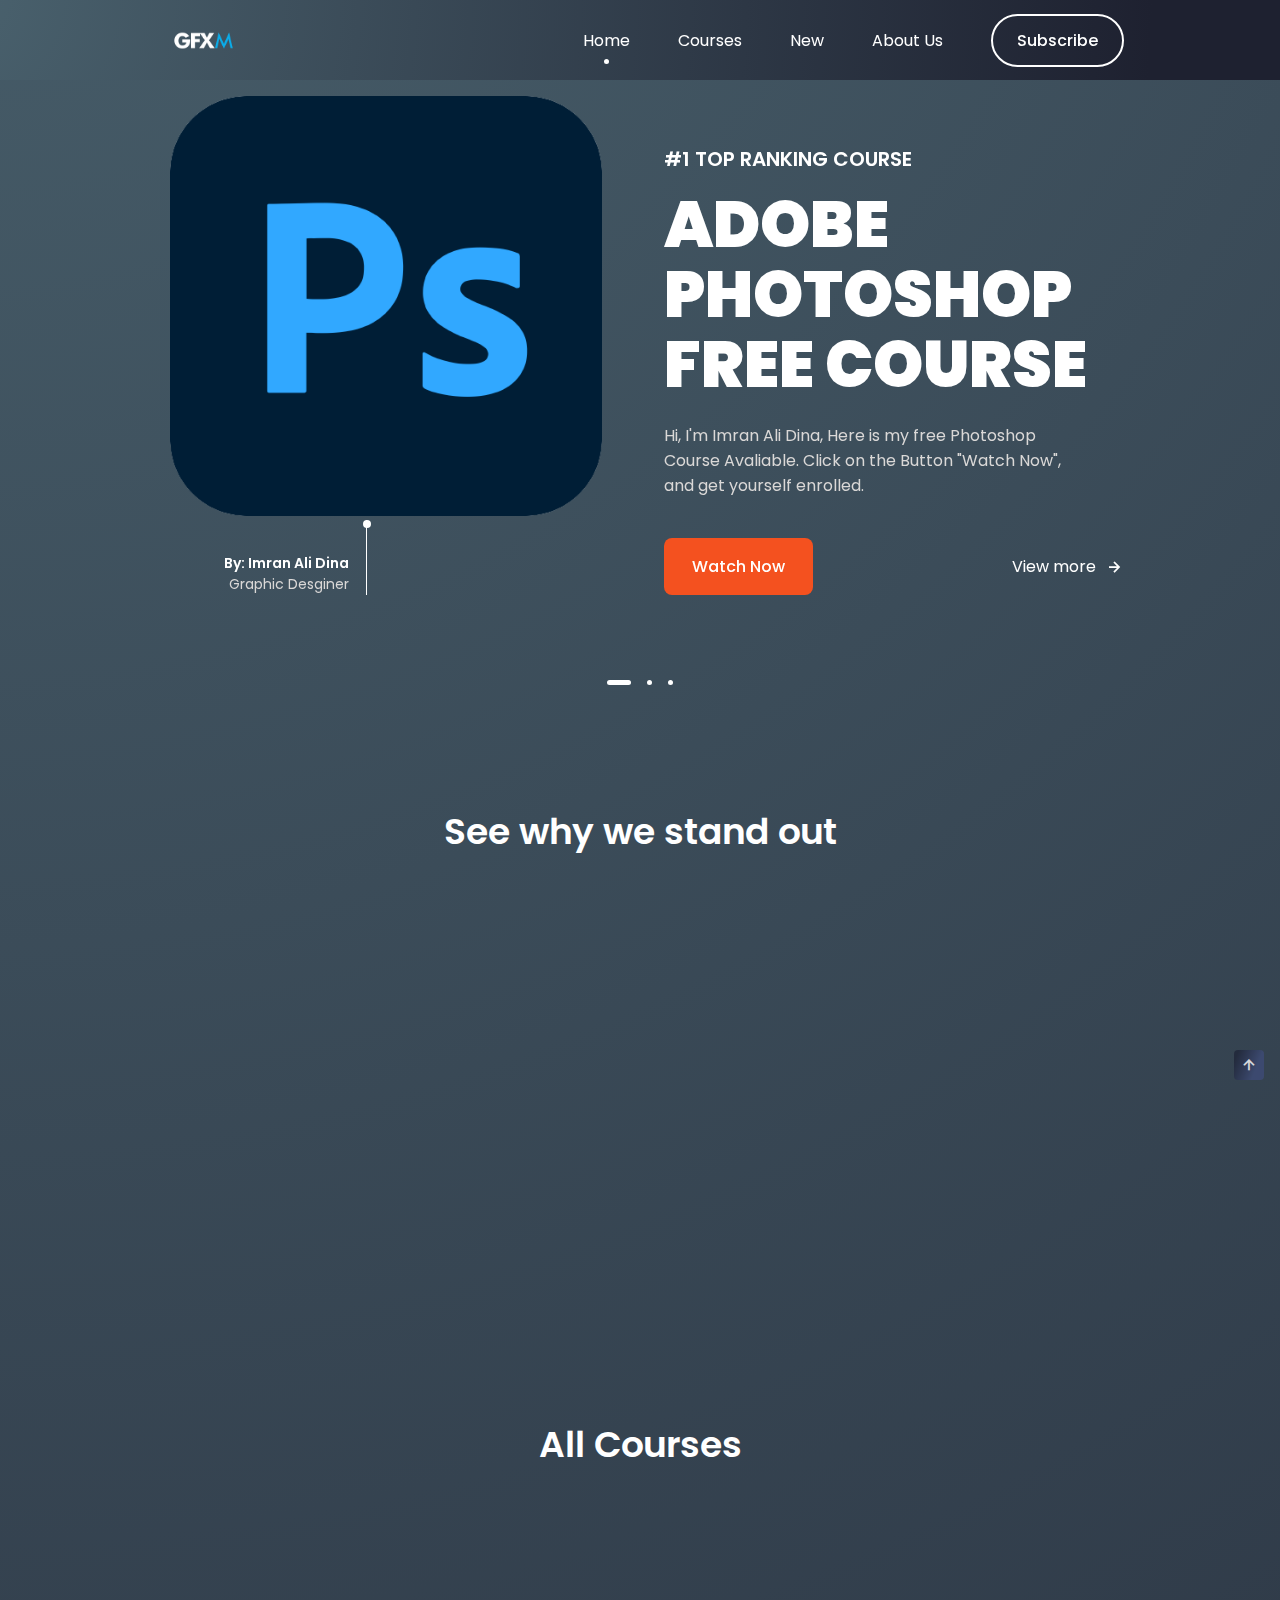
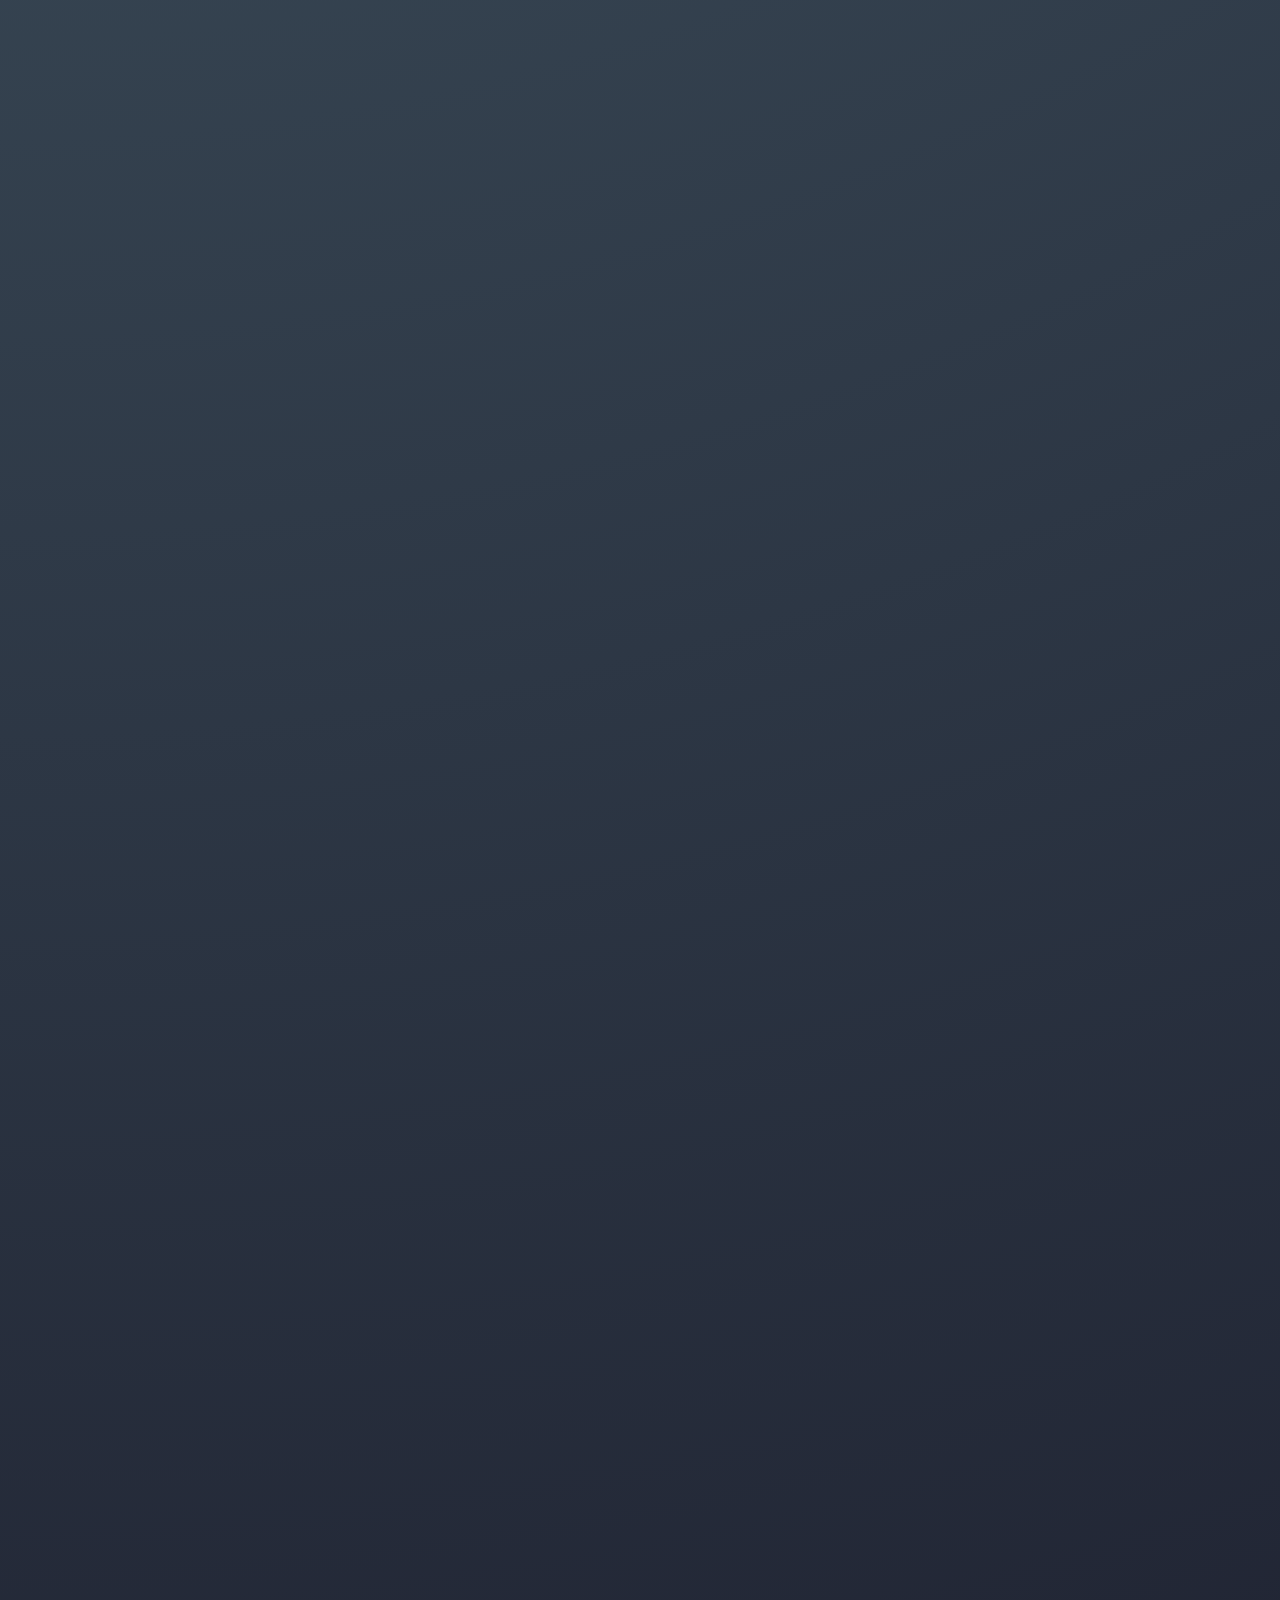
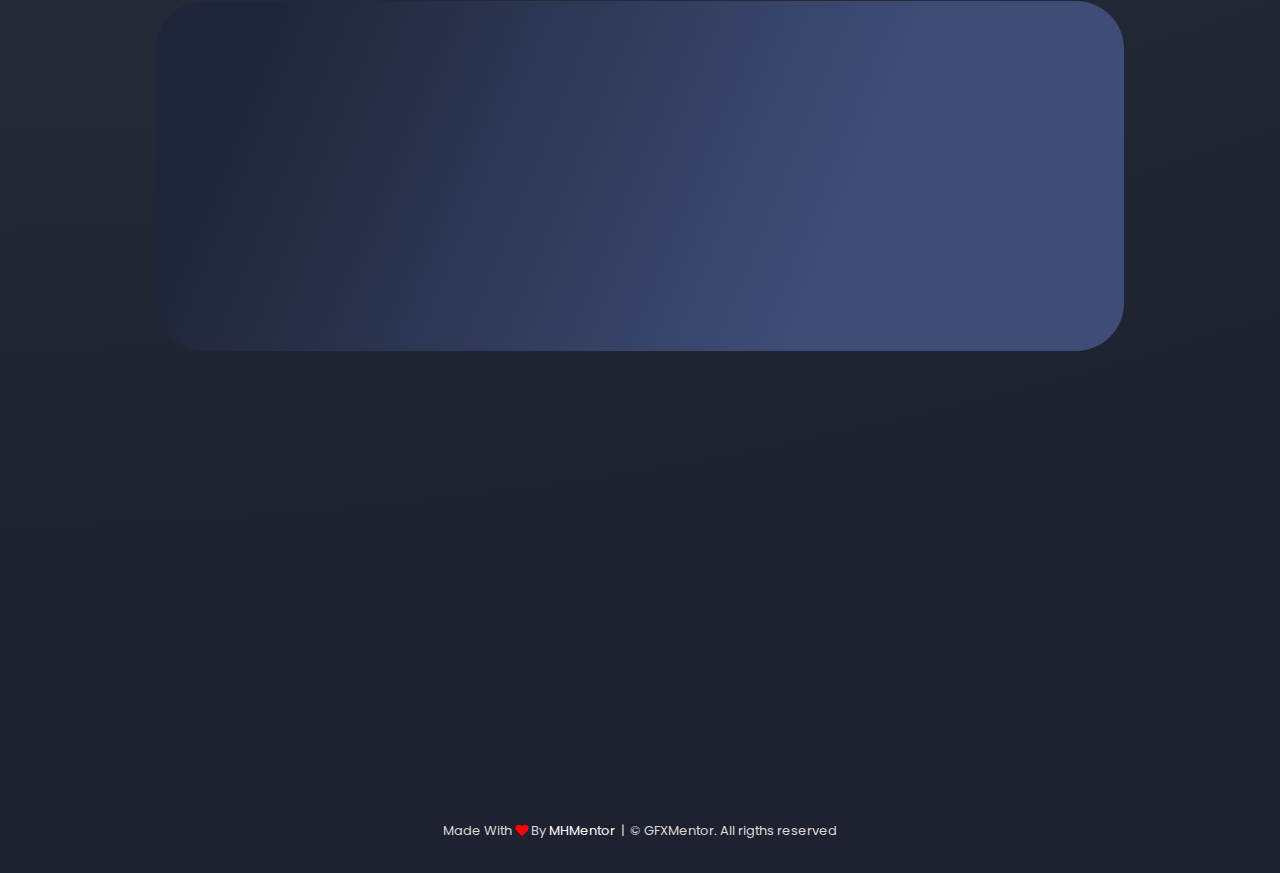
<file: index.html>
<!DOCTYPE html>
    <html lang="en"> 
    <head>
        <meta charset="UTF-8">
        <meta name="viewport" content="width=device-width, initial-scale=1.0">
        <link rel="stylesheet" href="https://cdnjs.cloudflare.com/ajax/libs/font-awesome/4.7.0/css/font-awesome.min.css">

        <!--=============== FAVICON ===============-->
        <link rel="shortcut icon" href="images/gfxlogo.jpg" type="image/x-icon">

        <!--=============== BOXICONS ===============-->
        <link rel="stylesheet" href="https://cdn.jsdelivr.net/npm/boxicons@latest/css/boxicons.min.css">

        <!--=============== SWIPER CSS ===============--> 
        <link rel="stylesheet" href="assets/css/swiper-bundle.min.css">

        <!--=============== CSS ===============--> 
        <link rel="stylesheet" href="assets/css/styles.css">

        <!--=============== HTML ===============--> 
        <link rel="stylesheet" href="aboutus.html">

        <title>GFXMentor</title>
    </head>
    <body>
        <!--==================== HEADER ====================-->
        <header class="header" id="header">
            <nav class="nav container">
                <a href="#" class="nav__logo">
                    <img src="images/gfxmentor.png" alt="" class="nav__logo-img">
                    <!--Text-->
                </a>

                <div class="nav__menu" id="nav-menu">
                    <ul class="nav__list">
                        <li class="nav__item">
                            <a href="index.html" class="nav__link active-link">Home</a>
                        </li>

                        <li class="nav__item">
                            <a href="#trick" class="nav__link">Courses</a>
                        </li>

                        <li class="nav__item">
                            <a href="#new" class="nav__link">New</a>
                        </li>

                        <li class="nav__item">
                            <a href="#about" class="nav__link">About Us</a>
                        </li>

                        <a href="https://www.youtube.com/c/GFXMentor?sub_confirmation=1" target="_blank" class="button button--ghost">Subscribe</a>
                    </ul>

                    <div class="nav__close" id="nav-close">
                        <i class='bx bx-x'></i>
                    </div>

                    <img src="images/gfxmentor.png" alt="" class="nav__img">
                </div>

                <div class="nav__toggle" id="nav-toggle">
                    <i class='bx bx-grid-alt'></i>
                </div>

            </nav>
        </header>

        <main class="main">
            <!--==================== HOME ====================-->
            <section class="home container" id="home">
                <div class="swiper home-swiper">
                    <div class="swiper-wrapper">
                        <!-- HOME SLIDER 1 -->
                        <section class="swiper-slide">
                            <div class="home__content grid">
                                <div class="home__group">
                                    <img src="images/ps.png" alt="" class="home__img">
                                    <div class="home__indicator"></div>
    
                                    <div class="home__details-img">
                                        <h4 class="home__details-title">By: Imran Ali Dina</h4>
                                        <span class="home__details-subtitle">Graphic Desginer</span>
                                    </div>
                                </div>
    
                                <div class="home__data">
                                    <h3 class="home__subtitle">#1 Top Ranking Course</h3>
                                    <h1 class="home__title">ADOBE PHOTOSHOP FREE COURSE</h1>
                                    <p class="home__description">Hi, I'm Imran Ali Dina, Here is my free Photoshop Course Avaliable. Click on the Button "Watch Now", and get yourself enrolled. 
                                    </p>

                                    <div class="home__buttons">
                                        <a href="https://www.youtube.com/watch?v=ZByhs9mDtDg&list=PLW-zSkCnZ-gA5Jn6gZtUa6-aG0OoRZyb6&ab_channel=GFXMentor" target="_blank" class="button">Watch Now</a>
                                        <a href="#" class="button--link button--flex">View more <i class='bx bx-right-arrow-alt button__icon'></i></a>
                                    </div>
                                </div>
                            </div>
                        </section>

                        <!-- HOME SLIDER 2 -->
                        <section class="swiper-slide">
                            <div class="home__content grid">
                                <div class="home__group">
                                    <img src="images/ai.png" alt="" class="home__img">
                                    <div class="home__indicator"></div>
    
                                    <div class="home__details-img">
                                        <h4 class="home__details-title">Imran Ali dina</h4>
                                        <span class="home__details-subtitle">Graphic Desginer</span>
                                    </div>
                                </div>
    
                                <div class="home__data">
                                    <h3 class="home__subtitle">#2 top Ranking Course</h3>
                                    <h1 class="home__title">ADOBE ILLUSTRATOR <br> FREE COURSE</h1>
                                    <p class="home__description">Hi, I'm Imran Ali Dina, Here is my free Photoshop Course Avaliable. Click on the Button "Watch Now", and get yourself enrolled.
                                    </p>

                                    <div class="home__buttons">
                                        <a href="https://www.youtube.com/watch?v=vd1vRpoWC3M&list=PLW-zSkCnZ-gCq0DjkzY-YapCBEk0lA6lR&ab_channel=GFXMentor" target="_blank" class="button">Watch Now</a>
                                        <a href="#" class="button--link button--flex">View More <i class='bx bx-right-arrow-alt button__icon'></i></a>
                                    </div>
                                </div>
                            </div>
                        </section>

                        <!-- HOME SLIDER 3 -->
                        <section class="swiper-slide">
                            <div class="home__content grid">
                                <div class="home__group">
                                    <img src="images/pp.png" alt="" class="home__img">
                                    <div class="home__indicator"></div>
    
                                    <div class="home__details-img">
                                        <h4 class="home__details-title">Imran Ali dina</h4>
                                        <span class="home__details-subtitle">Graphic Desginer</span>
                                    </div>
                                </div>
    
                                <div class="home__data">
                                    <h3 class="home__subtitle">#3 Top Ranking Course</h3>
                                    <h1 class="home__title">ADOBE PREMIERE PRO FREE COURSE</h1>
                                    <p class="home__description">Hi, I'm Imran Ali Dina, Here is my free Photoshop Course Avaliable. Click on the Button "Watch Now", and get yourself enrolled.
                                    </p>

                                    <div class="home__buttons">
                                        <a href="https://www.youtube.com/watch?v=h6eeDgBjZq8&list=PLW-zSkCnZ-gABGZU8--ISUauyewG40Yex&ab_channel=GFXMentor" target="_blank" class="button">Watch Now</a>
                                        <a href="#" class="button--link button--flex">View More <i class='bx bx-right-arrow-alt button__icon'></i></a>
                                    </div>
                                </div>
                            </div>
                        </section>
                    </div>
                    <div class="swiper-pagination"></div>
                </div>
            </section>
            

            <!--==================== CATEGORY ====================-->
            <section class="section category">
                <h2 class="section__title">See why we stand out</h2>

                <div class="category__container container grid">
                    <div class="category__data">
                        <img src="images/user.png" alt="" class="category__img">
                        <h3 class="category__title">User Support</h3>
                        <p class="category__description">Our team trys Supports each and every Person.</p>
                    </div>

                    <div class="category__data">
                        <img src="images/click.png" alt="" class="category__img">
                        <h3 class="category__title">To-the-Point Tutorials</h3>
                        <p class="category__description">Our tutorials are to the topic</p>
                    </div>

                    <div class="category__data">
                        <img src="images/straight.png" alt="" class="category__img">
                        <h3 class="category__title">Learn from Professionals.</h3>
                        <p class="category__description">Learn from Professional and Experienced Teachers.</p>
                    </div>
                </div>
            </section>




            <!--==================== COURSES ====================-->
            <section class="section trick" id="trick">
                <h2 class="section__title">All Courses</h2>

                <div class="trick__container container grid">
                    <div class="trick__content">
                        <img src="images/ai.png" alt="" class="trick__img">
                        <h3 class="trick__title">Adobe Illustrator</h3>
                        <span class="trick__subtitle">Full Course</span>
                        <span class="trick__price">START WATCHING</span>
                        <a href="https://www.youtube.com/watch?v=vd1vRpoWC3M&list=PLW-zSkCnZ-gCq0DjkzY-YapCBEk0lA6lR&ab_channel=GFXMentor" target="_blank">
                        <button class="button trick__button">
                            <img src="images/wm.png" width="20px">
                        </button>
                        </a>
                    </div>

                    <div class="trick__content">
                        <img src="images/ps.png" alt="" class="trick__img">
                        <h3 class="trick__title">Adobe Photoshop</h3>
                        <span class="trick__subtitle">Full Course</span>
                        <span class="trick__price">START WATCHING</span>
                        <a href="https://www.youtube.com/watch?v=ZByhs9mDtDg&list=PLW-zSkCnZ-gA5Jn6gZtUa6-aG0OoRZyb6" target="_blank">
                        <button class="button trick__button">
                            <img src="images/wm.png" width="20px">
                        </button>
                        </a>
                    </div>

                    <div class="trick__content">
                        <img src="images/pp.png" alt="" class="trick__img">
                        <h3 class="trick__title">Adobe Premiere Pro</h3>
                        <span class="trick__subtitle">Full Course</span>
                        <span class="trick__price">START WATCHING</span>
                        <a href="https://www.youtube.com/watch?v=h6eeDgBjZq8&list=PLW-zSkCnZ-gABGZU8--ISUauyewG40Yex" target="_blank">
                        <button class="button trick__button">
                            <img src="images/wm.png" width="20px">
                        </button>
                        </a>
                    </div>

                    <div class="trick__content">
                        <img src="images/id.png" alt="" class="trick__img">
                        <h3 class="trick__title">Adobe InDesgin</h3>
                        <span class="trick__subtitle">Full Course</span>
                        <span class="trick__price">START WATCHING</span>
                        <a href="https://www.youtube.com/watch?v=_bJd91gP9z8&list=PLW-zSkCnZ-gDeLkJH0q1BoS4eS1HGrdwQ" target="_blank">
                        <button class="button trick__button">
                            <img src="images/wm.png" width="20px">
                        </button>
                        </a>
                    </div>

                    <div class="trick__content">
                        <img src="images/raw.jpg" alt="" class="trick__img">
                        <h3 class="trick__title">Adobe Camera Raw</h3>
                        <span class="trick__subtitle">Full Course</span>
                        <span class="trick__price">START WATCHING</span>
                        <a href="https://www.youtube.com/watch?v=9jUnq9x7Xv8&list=PLW-zSkCnZ-gCnIaFflBphPCrXd40FZyb-" target="_blank">
                        <button class="button trick__button">
                            <img src="images/wm.png" width="20px">
                        </button>
                        </a>
                    </div>

                    <div class="trick__content">
                        <img src="images/wd.png" alt="" class="trick__img">
                        <h3 class="trick__title">Adobe XD</h3>
                        <span class="trick__subtitle">Full Course</span>
                        <span class="trick__price">START WATCHING</span>
                        <a href="https://www.youtube.com/watch?v=6C2Ye1makdY&list=PLW-zSkCnZ-gD5TDfs1eL5EnH2mQ0f9g6B" target="_blank">
                        <button class="button trick__button">
                            <img src="images/wm.png" width="20px">
                        </button>
                        </a>
                    </div>

                    <div class="trick__content">
                        <img src="images/ch.png" alt="" class="trick__img">
                        <h3 class="trick__title">Adobe Character Animator</h3>
                        <span class="trick__subtitle">Full Course</span>
                        <span class="trick__price">START WATCHING</span>
                        <a href="https://www.youtube.com/watch?v=4WdcEs21sIw&list=PLW-zSkCnZ-gC1HTBtxb3DW9bdVa6PfO8_" target="_blank">
                        <button class="button trick__button">
                            <img src="images/wm.png" width="20px">
                        </button>
                        </a>
                    </div>

                    <div class="trick__content">
                        <img src="images/ae.png" alt="" class="trick__img">
                        <h3 class="trick__title">Adobe After Effects</h3>
                        <span class="trick__subtitle">Full Course</span>
                        <span class="trick__price">START WATCHING</span>
                        <a href="https://www.youtube.com/watch?v=Xv8JBXPgeI8&list=PLW-zSkCnZ-gD8OcjTPu-u_Rxl9-kI9Xqr" target="_blank">
                        <button class="button trick__button">
                            <img src="images/wm.png" width="20px">
                        </button>
                        </a>
                    </div>

                    <div class="trick__content">
                        <img src="images/logod.png" alt="" class="trick__img">
                        <h3 class="trick__title">Logo Desgin Course</h3>
                        <span class="trick__subtitle">Full Course</span>
                        <span class="trick__price">START WATCHING</span>
                        <a href="https://www.youtube.com/watch?v=NfkQeOSmIMY&list=PLW-zSkCnZ-gDer-VZlBbe1f9-G0zNYdtg" target="_blank">
                        <button class="button trick__button">
                            <img src="images/wm.png" width="20px">
                        </button>
                        </a>
                    </div>
                </div>
            </section>

            
            <!--==================== ABOUT ====================-->

            <a name="imranalidina"></a>
            <section class="section about" id="about">
                <div class="about__container container grid">
                    <div class="about__data">
                        <h2 class="section__title about__title">About <br> Us</h2>
                        <p class="about__description">You want to learn Graphic Design in Urdu / Hindi? 
                            My name is Imran Ali Dina and I'm here to teach you everything you want to learn for FREE. Here you'll find detailed courses on Adobe Illustrator, Photoshop, Premiere Pro, After Effects and many more. I also have plans for other softwares in future. I have experience of 21 years in graphic design teaching. Now I'm teaching it to everyone especially those who can't afford expensive institutions.
                        </p>
                        <a href="#courses" class="button">Courses</a>
                    </div>

                    <img src="images/am.png" alt="" class="about__img">
                </div>
            </section>
            
            <!--==================== DISCOUNT ====================-->
            <section class="section discount">
                <div class="discount__container container grid">
                    <div class="discount__data">
                        <h2 class="discount__title"> <b>Imran Ali Dina</b>  <br>21 years <br> of experience in <br> Graphic Design</h2>
                        <a href="#imranalidina" class="button">View more</a>
                    </div>

                    <img src="images/imranpic.png" alt="" class="discount__img">
                </div>
            </section>



        <!--==================== FOOTER ====================-->
            <footer class="footer section">
                <div class="footer__container container grid">
                    <div class="footer__content">
                        <a href="#" class="footer__logo">
                            <img src="images/gfxmentor.png" alt="" class="footer__logo-img">
                            GFXMentor
                        </a>

                        <p class="footer__description"> With 21+ years of experience and 100,000+ students, the instructor has helped many people achieve success in the Art & media industry.</p>
                        
                        <div class="footer__social">
                            <a href="https://www.facebook.com/groups/gfxmnation" target="_blank" class="footer__social-link">
                                <i class='bx bxl-facebook'></i>
                            </a>
                            <a href="https://www.instagram.com/GFXMentor/" target="_blank" class="footer__social-link">
                                <i class='bx bxl-instagram-alt' ></i>
                            </a>
                            <a href="https://www.youtube.com/c/GFXMentor" target="_blank" class="footer__social-link">
                                <i class='bx bxl-youtube' ></i>
                            </a>
                        </div>
                    </div>

                    <div class="footer__content">
                        <h3 class="footer__title">Useful Links</h3>
                        
                        <ul class="footer__links">
                            <li>
                                <a href="aboutus.html" class="footer__link">About Us</a>
                            </li>
                            <li>
                                <a href="privacypolicy.html" class="footer__link">Privacy Policy</a>
                            </li>
                            <li>
                                <a href="#" class="footer__link">Terms and Conditions</a>
                            </li>
                            <li>
                                <a href="#" class="footer__link">Contact us</a>
                            </li>
                        </ul>
                    </div>

                    <div class="footer__content">
                        <h3 class="footer__title">Our Company</h3>
                        
                        <ul class="footer__links">
                            <li>
                                <a href="#" class="footer__link">Blog</a>
                            </li>
                            <li>
                                <a href="#" class="footer__link">Our mision</a>
                            </li>
                        </ul>
                    </div>

                    <div class="footer__content">
                        <h3 class="footer__title">Stay Connected</h3>
                        
                        <ul class="footer__links">
                            <li>
                                <a href="https://goo.gl/maps/G7X9JpRbJcufMijWA" target="_blank" class="footer__link">
                                <i class="fa fa-map-marker"></i> Karachi, Pakistan</a>
                            </li>
                            <li>
                                <a href="https://mail.google.com/mail/u/0/#inbox?compose=GTvVlcRzCbfPskTjxJkKdsdTDhXBSHpHJxPbPSSChTNJwcNHwchRwPMkJnSwKPwkfzLMcrnwVgNfl" target="_blank" class="footer__link">
                                <i class="fa fa-envelope"></i> gfxmentor@iadina.com</a>
                            </li>
                        </ul>
                    </div>
                </div>

                <span class="footer__copy"> Made With  
                    <i class="fa fa-heart" style="font-size:13px;color:red"></i> By
                    <a href="https://hellohasan10.github.io/mhmentor.com/" class="linkmh">MHMentor</a> &nbsp;|&nbsp; &#169; GFXMentor. All rigths reserved</span>

                
            </footer>

            <!--=============== SCROLL UP ===============-->
            <a href="#" class="scrollup" id="scroll-up">
                <i class='bx bx-up-arrow-alt scrollup__icon'></i>
            </a>
        
        <!--=============== SCROLL REVEAL ===============-->
        <script src="assets/js/scrollreveal.min.js"></script>

        <!--=============== SWIPER JS ===============-->
        <script src="assets/js/swiper-bundle.min.js"></script>
        
        <!--=============== MAIN JS ===============-->
        <script src="assets/js/main.js"></script>
    </body>
</html>
</file>
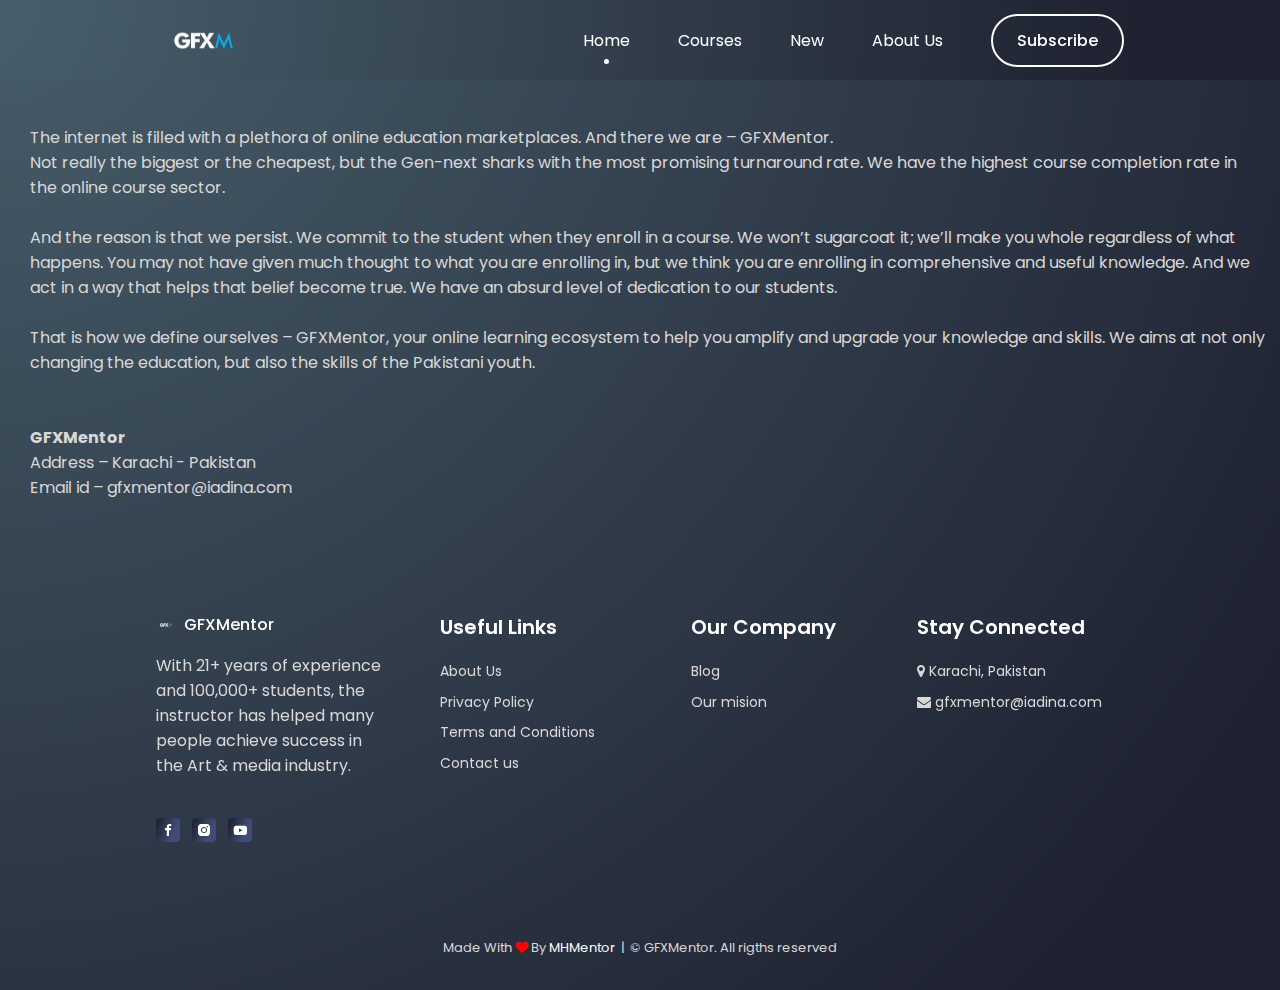
<file: aboutus.html>
<!doctype html>
<!DOCTYPE html>
<html>
<head>
	<meta charset="utf-8">
	<meta name="viewport" content="width=device-width, initial-scale=1">
        <link rel="stylesheet" href="https://cdnjs.cloudflare.com/ajax/libs/font-awesome/4.7.0/css/font-awesome.min.css">

        <!--=============== FAVICON ===============-->
        <link rel="shortcut icon" href="images/gfxlogo.jpg" type="image/x-icon">

        <!--=============== BOXICONS ===============-->
        <link rel="stylesheet" href="https://cdn.jsdelivr.net/npm/boxicons@latest/css/boxicons.min.css">

        <!--=============== SWIPER CSS ===============--> 
        <link rel="stylesheet" href="assets/css/swiper-bundle.min.css">

        <!--=============== CSS ===============--> 
        <link rel="stylesheet" href="assets/css/customstyles.css">
	<title>GFXMentor / About Us</title>
</head>
<body>

        <title>GFXMentor</title>
    </head>
<body>
        <!--==================== HEADER ====================-->
    <header class="header" id="header">
            <nav class="nav container">
                <a href="#" class="nav__logo">
                    <img src="images/gfxmentor.png" alt="" class="nav__logo-img">
                    <!--Text-->
                </a>

                <div class="nav__menu" id="nav-menu">
                    <ul class="nav__list">
                        <li class="nav__item">
                            <a href="index.html" class="nav__link active-link">Home</a>
                        </li>

                        <li class="nav__item">
                            <a href="#trick" class="nav__link">Courses</a>
                        </li>

                        <li class="nav__item">
                            <a href="#new" class="nav__link">New</a>
                        </li>

                        <li class="nav__item">
                            <a href="#about" class="nav__link">About Us</a>
                        </li>

                        <a href="https://www.youtube.com/c/GFXMentor?sub_confirmation=1"  target="_blank" class="button button--ghost">Subscribe</a>
                    </ul>

                    <div class="nav__close" id="nav-close">
                        <i class='bx bx-x'></i>
                    </div>

                    <img src="images/gfxmentor.png" alt="" class="nav__img">
                </div>

                <div class="nav__toggle" id="nav-toggle">
                    <i class='bx bx-grid-alt'></i>
                </div>

            </nav>
        </header>
<br>
<br>
<br>
<br>
<br>

<p class="about">
The internet is filled with a plethora of online education marketplaces. And there we are – GFXMentor.<br> Not really the biggest or the cheapest, but the Gen-next sharks with the most promising turnaround rate.  We have the highest course completion rate in the online course sector.<br>
<br>
And the reason is that we persist. We commit to the student when they enroll in a course. We won’t sugarcoat it; we’ll make you whole regardless of what happens. You may not have given much thought to what you are enrolling in, but we think you are enrolling in comprehensive and useful knowledge. And we act in a way that helps that belief become true. We have an absurd level of dedication to our students.<br>
<br>
That is how we define ourselves – GFXMentor, your online learning ecosystem to help you amplify and upgrade your knowledge and skills. We aims at not only changing the education, but also the skills of the Pakistani youth.

<br>
<br>
<br>
<b>GFXMentor</b>
<br>
Address – Karachi - Pakistan 
<br>
Email id – gfxmentor@iadina.com

          </p>

        <!--==================== FOOTER ====================-->
            <footer class="footer section">
                <div class="footer__container container grid">
                    <div class="footer__content">
                        <a href="#" class="footer__logo">
                            <img src="images/gfxmentor.png" alt="" class="footer__logo-img">
                            GFXMentor
                        </a>

                        <p class="footer__description"> With 21+ years of experience and 100,000+ students, the instructor has helped many people achieve success in the Art & media industry.</p>
                        
                        <div class="footer__social">
                            <a href="https://www.facebook.com/groups/gfxmnation" target="_blank" class="footer__social-link">
                                <i class='bx bxl-facebook'></i>
                            </a>
                            <a href="https://www.instagram.com/GFXMentor/" target="_blank" class="footer__social-link">
                                <i class='bx bxl-instagram-alt' ></i>
                            </a>
                            <a href="https://www.youtube.com/c/GFXMentor" target="_blank" class="footer__social-link">
                                <i class='bx bxl-youtube' ></i>
                            </a>
                        </div>
                    </div>

                    <div class="footer__content">
                        <h3 class="footer__title">Useful Links</h3>
                        
                        <ul class="footer__links">
                            <li>
                                <a href="aboutus.html" class="footer__link">About Us</a>
                            </li>
                            <li>
                                <a href="privacypolicy.html" class="footer__link">Privacy Policy</a>
                            </li>
                            <li>
                                <a href="#" class="footer__link">Terms and Conditions</a>
                            </li>
                            <li>
                                <a href="#" class="footer__link">Contact us</a>
                            </li>
                        </ul>
                    </div>

                    <div class="footer__content">
                        <h3 class="footer__title">Our Company</h3>
                        
                        <ul class="footer__links">
                            <li>
                                <a href="#" class="footer__link">Blog</a>
                            </li>
                            <li>
                                <a href="#" class="footer__link">Our mision</a>
                            </li>
                        </ul>
                    </div>

                    <div class="footer__content">
                        <h3 class="footer__title">Stay Connected</h3>
                        
                        <ul class="footer__links">
                            <li>
                                <a href="https://goo.gl/maps/G7X9JpRbJcufMijWA" target="_blank" class="footer__link">
                                <i class="fa fa-map-marker"></i> Karachi, Pakistan</a>
                            </li>
                            <li>
                                <a href="https://mail.google.com/mail/u/0/#inbox?compose=GTvVlcRzCbfPskTjxJkKdsdTDhXBSHpHJxPbPSSChTNJwcNHwchRwPMkJnSwKPwkfzLMcrnwVgNfl" target="_blank" class="footer__link">
                                <i class="fa fa-envelope"></i> gfxmentor@iadina.com</a>
                            </li>
                        </ul>
                    </div>
                </div>

                <span class="footer__copy"> Made With  
                    <i class="fa fa-heart" style="font-size:13px;color:red"></i> By
                    <a href="https://hellohasan10.github.io/mhmentor.com/" class="linkmh">MHMentor</a> &nbsp;|&nbsp; &#169; GFXMentor. All rigths reserved</span>
            </footer>

            <!--=============== SCROLL UP ===============-->
            <a href="#" class="scrollup" id="scroll-up">
                <i class='bx bx-up-arrow-alt scrollup__icon'></i>
            </a>
        
        <!--=============== SCROLL REVEAL ===============-->
        <script src="assets/js/scrollreveal.min.js"></script>

        <!--=============== SWIPER JS ===============-->
        <script src="assets/js/swiper-bundle.min.js"></script>
        
        <!--=============== MAIN JS ===============-->
        <script src="assets/js/main.js"></script>

</body>
</html>
</file>
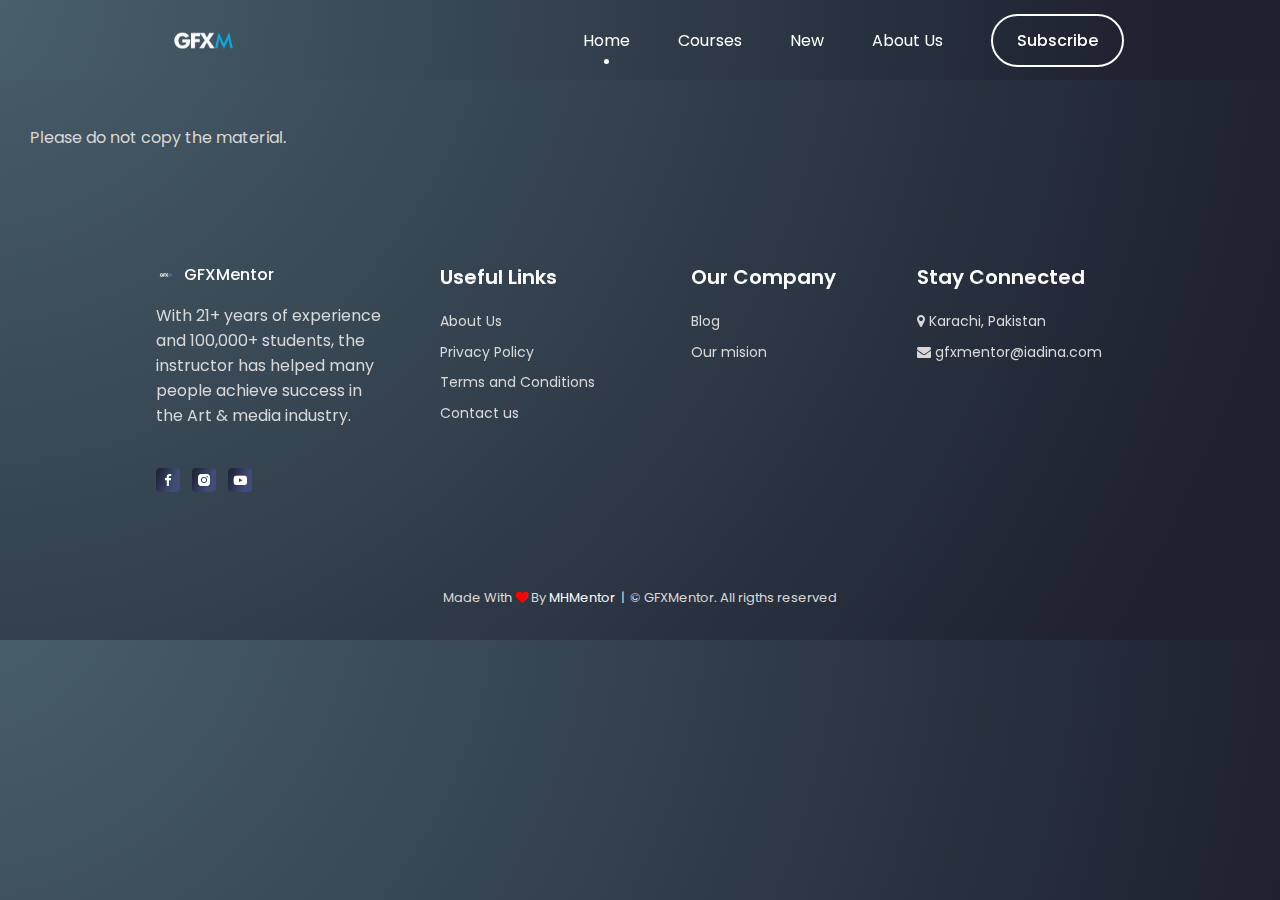
<file: privacypolicy.html>
<!doctype html>
<!DOCTYPE html>
<html>
<head>
	<meta charset="utf-8">
	<meta name="viewport" content="width=device-width, initial-scale=1">
	<title>GFXMentor / Privacy Policy</title>
</head>
<body>
	<!doctype html>
<!DOCTYPE html>
<html>
<head>
	<meta charset="utf-8">
	<meta name="viewport" content="width=device-width, initial-scale=1">
        <link rel="stylesheet" href="https://cdnjs.cloudflare.com/ajax/libs/font-awesome/4.7.0/css/font-awesome.min.css">

        <!--=============== FAVICON ===============-->
        <link rel="shortcut icon" href="images/gfxlogo.jpg" type="image/x-icon">

        <!--=============== BOXICONS ===============-->
        <link rel="stylesheet" href="https://cdn.jsdelivr.net/npm/boxicons@latest/css/boxicons.min.css">

        <!--=============== SWIPER CSS ===============--> 
        <link rel="stylesheet" href="assets/css/swiper-bundle.min.css">

        <!--=============== CSS ===============--> 
        <link rel="stylesheet" href="assets/css/customstyles.css">
	<title>GFXMentor / About Us</title>
</head>
<body>

        <title>GFXMentor</title>
    </head>
<body>
        <!--==================== HEADER ====================-->
    <header class="header" id="header">
            <nav class="nav container">
                <a href="#" class="nav__logo">
                    <img src="images/gfxmentor.png" alt="" class="nav__logo-img">
                    <!--Text-->
                </a>

                <div class="nav__menu" id="nav-menu">
                    <ul class="nav__list">
                        <li class="nav__item">
                            <a href="index.html" class="nav__link active-link">Home</a>
                        </li>

                        <li class="nav__item">
                            <a href="#trick" class="nav__link">Courses</a>
                        </li>

                        <li class="nav__item">
                            <a href="#new" class="nav__link">New</a>
                        </li>

                        <li class="nav__item">
                            <a href="#about" class="nav__link">About Us</a>
                        </li>

                        <a href="https://www.youtube.com/c/GFXMentor?sub_confirmation=1"  target="_blank" class="button button--ghost">Subscribe</a>
                    </ul>

                    <div class="nav__close" id="nav-close">
                        <i class='bx bx-x'></i>
                    </div>

                    <img src="images/gfxmentor.png" alt="" class="nav__img">
                </div>

                <div class="nav__toggle" id="nav-toggle">
                    <i class='bx bx-grid-alt'></i>
                </div>

            </nav>
        </header>
<br>
<br>
<br>
<br>
<br>

<p class="about">
		Please do not copy the material.

          </p>

        <!--==================== FOOTER ====================-->
            <footer class="footer section">
                <div class="footer__container container grid">
                    <div class="footer__content">
                        <a href="#" class="footer__logo">
                            <img src="images/gfxmentor.png" alt="" class="footer__logo-img">
                            GFXMentor
                        </a>

                        <p class="footer__description"> With 21+ years of experience and 100,000+ students, the instructor has helped many people achieve success in the Art & media industry.</p>
                        
                        <div class="footer__social">
                            <a href="https://www.facebook.com/groups/gfxmnation" target="_blank" class="footer__social-link">
                                <i class='bx bxl-facebook'></i>
                            </a>
                            <a href="https://www.instagram.com/GFXMentor/" target="_blank" class="footer__social-link">
                                <i class='bx bxl-instagram-alt' ></i>
                            </a>
                            <a href="https://www.youtube.com/c/GFXMentor" target="_blank" class="footer__social-link">
                                <i class='bx bxl-youtube' ></i>
                            </a>
                        </div>
                    </div>

                    <div class="footer__content">
                        <h3 class="footer__title">Useful Links</h3>
                        
                        <ul class="footer__links">
                            <li>
                                <a href="aboutus.html" class="footer__link">About Us</a>
                            </li>
                            <li>
                                <a href="privacypolicy.html" class="footer__link">Privacy Policy</a>
                            </li>
                            <li>
                                <a href="#" class="footer__link">Terms and Conditions</a>
                            </li>
                            <li>
                                <a href="#" class="footer__link">Contact us</a>
                            </li>
                        </ul>
                    </div>

                    <div class="footer__content">
                        <h3 class="footer__title">Our Company</h3>
                        
                        <ul class="footer__links">
                            <li>
                                <a href="#" class="footer__link">Blog</a>
                            </li>
                            <li>
                                <a href="#" class="footer__link">Our mision</a>
                            </li>
                        </ul>
                    </div>

                    <div class="footer__content">
                        <h3 class="footer__title">Stay Connected</h3>
                        
                        <ul class="footer__links">
                            <li>
                                <a href="https://goo.gl/maps/G7X9JpRbJcufMijWA" target="_blank" class="footer__link">
                                <i class="fa fa-map-marker"></i> Karachi, Pakistan</a>
                            </li>
                            <li>
                                <a href="https://mail.google.com/mail/u/0/#inbox?compose=GTvVlcRzCbfPskTjxJkKdsdTDhXBSHpHJxPbPSSChTNJwcNHwchRwPMkJnSwKPwkfzLMcrnwVgNfl" target="_blank" class="footer__link">
                                <i class="fa fa-envelope"></i> gfxmentor@iadina.com</a>
                            </li>
                        </ul>
                    </div>
                </div>

                <span class="footer__copy"> Made With  
                    <i class="fa fa-heart" style="font-size:13px;color:red"></i> By
                    <a href="https://hellohasan10.github.io/mhmentor.com/" class="linkmh">MHMentor</a> &nbsp;|&nbsp; &#169; GFXMentor. All rigths reserved</span>

                
            </footer>

            <!--=============== SCROLL UP ===============-->
            <a href="#" class="scrollup" id="scroll-up">
                <i class='bx bx-up-arrow-alt scrollup__icon'></i>
            </a>
        
        <!--=============== SCROLL REVEAL ===============-->
        <script src="assets/js/scrollreveal.min.js"></script>

        <!--=============== SWIPER JS ===============-->
        <script src="assets/js/swiper-bundle.min.js"></script>
        
        <!--=============== MAIN JS ===============-->
        <script src="assets/js/main.js"></script>

</body>
</html>
</body>
</html>
</file>
<file: assets/css/styles.css>
/*=============== GOOGLE FONTS ===============*/
@import url('https://fonts.googleapis.com/css2?family=Poppins:wght@400;500;600;900&display=swap');

/*=============== VARIABLES CSS ===============*/
:root {
  --header-height: 3.5rem;
  /*========== Colors ==========*/ 
 
  --hue: 14;
  --first-color: hsl(var(--hue), 91%, 54%);
  --first-color-alt: hsl(var(--hue), 91%, 50%);
  --title-color: hsl(var(--hue), 4%, 100%);
  --text-color: hsl(var(--hue), 4%, 85%);
  --text-color-light: hsl(var(--hue), 4%, 55%);

  /*Green gradient*/
  --body-color: radial-gradient(circle at -4% -12.9%, rgb(74, 98, 110) 0.3%, rgb(30, 33, 48) 90.2%);
  --container-color: linear-gradient(112.1deg, rgb(32, 38, 57) 11.4%, rgb(63, 76, 119) 70.2%);
  
  /*Red gradient*/
  /* --body-color: linear-gradient(90deg, hsl(360, 28%, 40%) 0%, hsl(18, 28%, 40%) 100%);
  --container-color: linear-gradient(136deg, hsl(360, 28%, 35%) 0%, hsl(18, 28%, 35%) 100%); */

  /*Black solid*/
  /* --body-color: hsl(30, 8%, 8%);
  --container-color: hsl(30, 8%, 10%); */

  /*========== Font and typography ==========*/
  --body-font: 'Poppins', sans-serif;
  --biggest-font-size: 2rem;
  --h1-font-size: 1.5rem;
  --h2-font-size: 1.25rem;
  --h3-font-size: 1rem;
  --normal-font-size: .938rem;
  --small-font-size: .813rem;
  --smaller-font-size: .75rem;

  /*========== Font weight ==========*/
  --font-medium: 500;
  --font-semi-bold: 600;
  --font-black: 900;

  /*========== Margenes Bottom ==========*/
  --mb-0-25: .25rem;
  --mb-0-5: .5rem;
  --mb-0-75: .75rem;
  --mb-1: 1rem;
  --mb-1-5: 1.5rem;
  --mb-2: 2rem;
  --mb-2-5: 2.5rem;

  /*========== z index ==========*/
  --z-tooltip: 10;
  --z-fixed: 100;
}

/* Responsive typography */
@media screen and (min-width: 992px) {
  :root {
    --biggest-font-size: 4rem;
    --h1-font-size: 2.25rem;
    --h2-font-size: 1.5rem;
    --h3-font-size: 1.25rem;
    --normal-font-size: 1rem;
    --small-font-size: .875rem;
    --smaller-font-size: .813rem;
  }
}

/*=============== BASE ===============*/
*{
  box-sizing: border-box;
  padding: 0;
  margin: 0;
}

html{
  scroll-behavior: smooth;
}

body{
  margin: var(--header-height) 0 0 0;
  font-family: var(--body-font);
  font-size: var(--normal-font-size);
  background: var(--body-color);
  color: var(--text-color);
}

h1,h2,h3,h4{
  color: var(--title-color);
  font-weight: var(--font-semi-bold);
}

ul{
  list-style: none;
}

a{
  text-decoration: none;
}

img{
  max-width: 100%;
  height: auto;
}

button,
input{
  border: none;
  outline: none;
}

button{
  cursor: pointer;
  font-family: var(--body-font);
  font-size: var(--normal-font-size);
}

/*=============== REUSABLE CSS CLASSES ===============*/
.section{
  padding: 4.5rem 0 2rem;
}

.section__title{
  font-size: var(--h2-font-size);
  margin-bottom: var(--mb-2);
  text-align: center;
}

/*=============== LAYOUT ===============*/
.container{
  max-width: 968px;
  margin-left: var(--mb-1-5);
  margin-right: var(--mb-1-5);
}

.grid{
  display: grid;
}

.main{
  overflow: hidden; /*For animation*/
}

/*=============== HEADER ===============*/
.header{
  width: 100%;
  background: var(--body-color); 
  position: fixed;
  top: 0;
  left: 0;
  z-index: var(--z-fixed);
}

/*=============== NAV ===============*/
.nav{
  height: var(--header-height);
  display: flex;
  justify-content: space-between;
  align-items: center;
}

.nav__logo{
  display: flex;
  align-items: center;
  column-gap: .5rem;
  font-weight: var(--font-medium);
}

.nav__logo-img{
  width: 95px;
}

.nav__link,
.nav__logo,
.nav__toggle,
.nav__close{
  color: var(--title-color);
}

.nav__toggle{
  font-size: 1.25rem;
  cursor: pointer;
}

@media screen and (max-width: 767px){
  .nav__menu{
    position: fixed;
    width: 100%;
    background: var(--container-color);
    top: -150%;
    left: 0;
    padding: 3.5rem 0;
    transition: .4s;
    z-index: var(--z-fixed);
    border-radius: 0 0 1.5rem 1.5rem;
  }
}

.nav__img{
  width: 100px;
  position: absolute;
  top: 0;
  left: 0;
}

.nav__close{
  font-size: 1.8rem;
  position: absolute;
  top: .5rem;
  right: .7rem;
  cursor: pointer;
}

.nav__list{
  display: flex;
  flex-direction: column;
  align-items: center;
  row-gap: 1.5rem;
}

.nav__link{
  text-transform: uppercase;
  font-weight: var(--font-black);
  transition: .4s;
}

.nav__link:hover{
  color: var(--text-color);
}

/* Show menu */
.show-menu{
  top: 0;
}

/* Change background header */
.scroll-header{
  background: var(--container-color);
}

/* Active link */
.active-link{
  position: relative;
}

.active-link::before{
  content: '';
  position: absolute;
  bottom: -.75rem;
  left: 45%;
  width: 5px;
  height: 5px;
  background-color: var(--title-color);
  border-radius: 50%;
}

/*=============== HOME ===============*/
.home__content{
  row-gap: 1rem;
}

.home__group{
  display: grid;
  position: relative;
  padding-top: 2rem;
}

.home__img{
  height: 250px;
 
  justify-self: center;
}

.home__indicator{
  width: 8px;
  height: 8px;
  background-color: var(--title-color);
  border-radius: 50%;
  position: absolute;
  top: 7rem;
  right: 2rem;
}

.home__indicator::after{
  content: '';
  position: absolute;
  width: 1px;
  height: 48px;
  background-color: var(--title-color);
  top: -3rem;
  right: 45%;
}

.home__details-img{
  position: absolute;
  right: .5rem;
}

.home__details-title,
.home__details-subtitle{
  display: block;
  font-size: var(--small-font-size);
  text-align: right;
}

.home__subtitle{
  font-size: var(--h3-font-size);
  text-transform: uppercase;
  margin-bottom: var(--mb-1);
}

.home__title{
  font-size: var(--biggest-font-size);
  font-weight: var(--font-black);
  line-height: 109%;
  margin-bottom: var(--mb-1);
}

.home__description{
  margin-bottom: var(--mb-1);
}

.home__buttons{
  display: flex;
  justify-content: space-between;
}

/* Swiper Class */
.swiper-pagination{
  position: initial;
  margin-top: var(--mb-1);
}

.swiper-pagination-bullet{
  width: 5px;
  height: 5px;
  background-color: var(--title-color);
  opacity: 1;
}

.swiper-pagination-horizontal.swiper-pagination-bullets .swiper-pagination-bullet{
  margin: 0 .5rem;
} 

.swiper-pagination-bullet-active{
  width: 1.5rem;
  height: 5px;
  border-radius: .5rem;
}

/*=============== BUTTONS ===============*/
.button{
  display: inline-block;
  background-color: var(--first-color);
  color: var(--title-color);
  padding: 1rem 1.75rem;
  border-radius: .5rem;
  font-weight: var(--font-medium);
  transition: .3s;
}

.button:hover{
  background-color: var(--first-color-alt);
}

.button__icon{
  font-size: 1.25rem;
}

.button--ghost{
  border: 2px solid;
  background-color: transparent;
  border-radius: 3rem;
  padding: .75rem 1.5rem;
}

.button--ghost:hover{
  background: none;
}

.button--link{
  color: var(--title-color);
}

.button--flex{
  display: inline-flex;
  align-items: center;
  column-gap: .5rem;
}

/*=============== CATEGORY ===============*/
.category__container{
  grid-template-columns: repeat(2, 1fr);
  gap: 1rem 2rem;
}

.category__data{
  text-align: center;
}

.category__img{
  width: 120px;
  margin-bottom: var(--mb-0-75);
  transition: .3s;
}

.category__title{
  margin-bottom: var(--mb-0-25);
}

.category__data:hover .category__img{
  transform: translateY(-.5rem);
}

/*=============== ABOUT ===============*/
.about__container{
  row-gap: 2rem;
}

.about__data{
  text-align: center;
}

.about__description{
  margin-bottom: var(--mb-2);
}

.about__img{
  width: 200px;
  justify-self: center;
  animation: floating 2s ease-in-out infinite;
}

/*=============== TRICK OR TREAT ===============*/
.trick__container{
  grid-template-columns: repeat(2, 1fr);
  gap: 1.5rem;
  padding-top: 1rem;
}

.trick__content{
  position: relative;
  background: var(--container-color);
  border-radius: 1rem;
  padding: 1.5rem 0 1rem 0;
  text-align: center;
  overflow: hidden;
}

.trick__img{
  width: 90px;
  transition: .3s;
}

.trick__subtitle,
.trick__price{
  display: block;
}

.trick__subtitle{
  font-size: var(--smaller-font-size);
  margin-bottom: var(--mb-0-5);
}

.trick__title,
.trick__price{
  color: var(--title-color);
  font-weight: var(--font-medium);
  font-size: var(--small-font-size);
}

.trick__button{
  display: inline-flex;
  padding: .5rem;
  border-radius: .25rem .25rem .75rem .25rem;
  position: absolute;
  right: -3rem;
  bottom: 0;
}

.trick__icon{
  font-size: 1.25rem;
  color: var(--title-color);
}

.trick__content:hover .trick__img{
  transform: translateY(-.5rem);
}

.trick__content:hover .trick__button{
  right: 0;
}

/*=============== DISCOUNT ===============*/
.discount__container{
  background: var(--container-color);
  border-radius: 1rem;
  padding: 2.5rem 0 1.5rem;
  row-gap: .75rem;
}

.discount__data{
  text-align: center;
}

.discount__title{
  font-size: var(--h2-font-size);
  margin-bottom: var(--mb-2);
}

.discount__img{
  width: 200px;
  justify-self: center;
}

/*=============== NEW ARRIVALS ===============*/
.new__container{
  padding-top: 1rem;
}

.new__img{
  width: 120px;
  margin-bottom: var(--mb-0-5);
  transition: .3s;
}

.new__content{
  position: relative;
  background: var(--container-color);
  width: 242px;
  padding: 2rem 0 1.5rem 0;
  border-radius: .75rem;
  text-align: center;
  overflow: hidden;
}

.new__tag{
  position: absolute;
  top: 8%;
  left: 8%;
  background-color: var(--first-color);
  color: var(--title-color);
  font-size: var(--small-font-size);
  padding: .25rem .5rem;
  border-radius: .25rem;
}

.new__title{
  font-size: var(--normal-font-size);
  font-weight: var(--font-medium);
}

.new__subtitle{
  display: block;
  font-size: var(--small-font-size);
  margin-bottom: var(--mb-0-5);
}

.new__prices{
  display: inline-flex;
  align-items: center;
  column-gap: .5rem;
}

.new__price{
  font-weight: var(--font-medium);
  color: var(--title-color);
}

.new__discount{
  color: var(--first-color);
  font-size: var(--smaller-font-size);
  text-decoration: line-through;
  font-weight: var(--font-medium);
}

.new__button{
  display: inline-flex;
  padding: .5rem;
  border-radius: .25rem .25rem .75rem .25rem;
  position: absolute;
  bottom: 0;
  right: -3rem;
}

.new__icon{
  font-size: 1.25rem;
}

.new__content:hover .new__img{
  transform: translateY(-.5rem);
}

.new__content:hover .new__button{
  right: 0;
}

/*=============== NEWSLETTER ===============*/
.newsletter__description{
  text-align: center;
  margin-bottom: var(--mb-1-5);
}

.newsletter__form{
  background: var(--container-color);
  padding: 1rem;
  display: flex;
  justify-content: space-between;
  border-radius: .75rem;
}

.newsletter__input{
  width: 70%;
  padding: 0 .5rem;
  background: none;
  color: var(--title-color);
}

.newsletter__input::placeholder{
  color: var(--text-color);
}

/*=============== FOOTER ===============*/
.footer{
  position: relative;
  overflow: hidden;
}

.footer__img-one,
.footer__img-two{
  position: absolute;
  transition: .3s;
}

.footer__img-one{
  width: 100px;
  top: 6rem;
  right: -2rem;
}

.footer__img-two{
  width: 150px;
  bottom: 4rem;
  right: 4rem;
}

.footer__img-one:hover,
.footer__img-two:hover{
  transform: translateY(-.5rem);
}

.footer__container{
  row-gap: 2rem;
}

.footer__logo{
  display: flex;
  align-items: center;
  column-gap: .5rem;
  margin-bottom: var(--mb-1);
  font-weight: var(--font-medium);
  color: var(--title-color);
}

.footer__logo-img{
  width: 20px;
}

.footer__description{
  margin-bottom: var(--mb-2-5);
}

.footer__social{
  display: flex;
  column-gap: .75rem;
}

.footer__social-link{
  display: inline-flex;
  background: var(--container-color);
  padding: .25rem;
  border-radius: .25rem;
  color: var(--title-color);
  font-size: 1rem;
}

.footer__social-link:hover{
  background: var(--body-color);
}

.footer__title{
  font-size: var(--h3-font-size);
  margin-bottom: var(--mb-1);
}

.footer__links{
  display: grid;
  row-gap: .35rem;
}

.footer__link{
  font-size: var(--small-font-size);
  color: var(--text-color);
  transition: .3s;
}

.footer__link:hover{
  color: var(--title-color);
}

.footer__copy{
  display: block;
  text-align: center;
  font-size: var(--smaller-font-size);
  margin-top: 4.5rem;
}

.linkmh{
  color: white;
}

.linkmh:hover{
  color:grey ;
}

/*=============== SCROLL UP ===============*/
.scrollup{
  position: fixed;
  background: var(--container-color);
  right: 1rem;
  bottom: -20%;
  display: inline-flex;
  padding: .3rem;
  border-radius: .25rem;
  z-index: var(--z-tooltip);
  opacity: .8;
  transition: .4s;
}

.scrollup__icon{
  font-size: 1.25rem;
  color: var(--title-color);
}

.scrollup:hover{
  background: var(--container-color);
  opacity: 1;
}

/* Show Scroll Up*/
.show-scroll{
  bottom: 3rem;
}

/*=============== SCROLL BAR ===============*/
::-webkit-scrollbar{
  width: 0.6rem;
  background: #413e3e;
}

::-webkit-scrollbar-thumb{
  background: #272525;
  border-radius: .5rem;
}

/*===============  BREAKPOINTS ===============*/
/* For small devices */
@media screen and (max-width: 320px){
  .container{
    margin-left: var(--mb-1);
    margin-right: var(--mb-1);
  }

  .home__img{
    height: 200px;
  }
  .home__buttons{
    flex-direction: column;
    width: max-content;
    row-gap: 1rem;
  }

  .category__container,
  .trick__container{
    grid-template-columns: .8fr;
    justify-content: center;
  }
}

/* For medium devices */
@media screen and (min-width: 576px){
  .about__container{
    grid-template-columns: .8fr;
    justify-content: center;
  }

  .newsletter__container{
    display: grid;
    grid-template-columns: .7fr;
    justify-content: center;
  }
  .newsletter__description{
    padding: 0 3rem;
  }
}

@media screen and (min-width: 767px){
  body{
    margin: 0;
  }

  .section{
    padding: 7rem 0 2rem;
  }

  .nav{
    height: calc(var(--header-height) + 1.5rem);
  }
  .nav__img,
  .nav__close,
  .nav__toggle{
    display: none;
  }
  .nav__list{
    flex-direction: row;
    column-gap: 3rem;
  }
  .nav__link{
    text-transform: initial;
    font-weight: initial;
  }

  .home__content{
    padding: 8rem 0 2rem;
    grid-template-columns: repeat(2, 1fr);
    gap: 4rem;
  }
  .home__img{
    height: 300px;
  }
  .swiper-pagination{
    margin-top: var(--mb-2);
  }

  .category__container{
    grid-template-columns: repeat(3, 200px);
    justify-content: center;
  }

  .about__container{
    grid-template-columns: repeat(2, 1fr);
    align-items: center;
  }
  .about__title,
  .about__data{
    text-align: initial;
  }
  .about__img{
    width: 250px;
  }

  .trick__container{
    grid-template-columns: repeat(3, 200px);
    justify-content: center;
    gap: 2rem;
  }

  .discount__container{
    grid-template-columns: repeat(2, max-content);
    justify-content: center;
    align-items: center;
    column-gap: 3rem;
    padding: 0rem 0;
    border-radius: 3rem;
  }
  .discount__img{
    width: 350px;
    order: -1;
  }
  .discount__data{
    padding-right: 6rem;
  }

  .newsletter__container{
    grid-template-columns: .5fr;
  }

  .footer__container{
    grid-template-columns: repeat(4, 1fr);
    justify-items: center;
    column-gap: 1rem;
  }
  .footer__img-two{
    right: initial;
    bottom: 0;
    left: 15%;
  }
}

/* For large devices */
@media screen and (min-width: 992px){
  .container{
    margin-left: auto;
    margin-right: auto;
  }

  .section__title{
    font-size: var(--h1-font-size);
    margin-bottom: 3rem;
  }

  .home__content{
    padding-top: 9rem;
    gap: 3rem;
  }
  .home__group{
    padding-top: 0;
  }
  .home__img{
    height: 400px;
    transform: translateY(-3rem);
  }
  .home__indicator{
    top: initial;
    right: initial;
    bottom: 15%;
    left: 45%;
  }
  .home__indicator::after{
    top: 0;
    height: 75px;
  }
  .home__details-img{
    bottom: 0;
    right: 58%;
  }
  .home__title{
    margin-bottom: var(--mb-1-5);
  }
  .home__description{
    margin-bottom: var(--mb-2-5);
    padding-right: 2rem;
  }

  .category__container{
    column-gap: 8rem;
  }
  .category__img{
    width: 200px;
  }

  .about__container{
    column-gap: 7rem;
  }
  .about__img{
    width: 350px;
  }
  .about__description{
    padding-right: 2rem;
  }

  .trick__container{
    gap: 3.5rem;
  }
  .trick__content{
    border-radius: 1.5rem;
  }
  .trick__img{
    width: 110px;
  }
  .trick__title{
    font-size: var(--h3-font-size);
  }

  .discount__container{
    column-gap: 7rem;
  }

  .new__content{
    width: 310px;
    border-radius: 1rem;
    padding: 2rem 0;
  }
  .new__img{
    width: 150px;
  }
  .new__img,
  .new__subtitle{
    margin-bottom: var(--mb-1);
  }
  .new__title{
    font-size: var(--h3-font-size);
  }

  .footer__copy{
    margin-top: 6rem;
  }
}

@media screen and (min-width: 1200px){
  .home__img{
    height: 420px;
  }
  .swiper-pagination{
    margin-top: var(--mb-2-5);
  }
  .footer__img-one{
    width: 120px;
  }
  .footer__img-two{
    width: 180px;
    top: 30%;
    left: -3%;
  }
}

/*=============== KEYFRAMES ===============*/
@keyframes floating {
  0% { transform: translate(0,  0px); }
  50%  { transform: translate(0, 15px); }
  100%   { transform: translate(0, -0px); }   
}
</file>
<file: assets/css/customstyles.css>
/*=============== GOOGLE FONTS ===============*/
@import url('https://fonts.googleapis.com/css2?family=Poppins:wght@400;500;600;900&display=swap');

/*=============== VARIABLES CSS ===============*/
:root {
  --header-height: 3.5rem;
  /*========== Colors ==========*/ 
 
  --hue: 14;
  --first-color: hsl(var(--hue), 91%, 54%);
  --first-color-alt: hsl(var(--hue), 91%, 50%);
  --title-color: hsl(var(--hue), 4%, 100%);
  --text-color: hsl(var(--hue), 4%, 85%);
  --text-color-light: hsl(var(--hue), 4%, 55%);

  /*Green gradient*/
  --body-color: radial-gradient(circle at -4% -12.9%, rgb(74, 98, 110) 0.3%, rgb(30, 33, 48) 90.2%);
  --container-color: linear-gradient(112.1deg, rgb(32, 38, 57) 11.4%, rgb(63, 76, 119) 70.2%);
  
  /*Red gradient*/
  /* --body-color: linear-gradient(90deg, hsl(360, 28%, 40%) 0%, hsl(18, 28%, 40%) 100%);
  --container-color: linear-gradient(136deg, hsl(360, 28%, 35%) 0%, hsl(18, 28%, 35%) 100%); */

  /*Black solid*/
  /* --body-color: hsl(30, 8%, 8%);
  --container-color: hsl(30, 8%, 10%); */

  /*========== Font and typography ==========*/
  --body-font: 'Poppins', sans-serif;
  --biggest-font-size: 2rem;
  --h1-font-size: 1.5rem;
  --h2-font-size: 1.25rem;
  --h3-font-size: 1rem;
  --normal-font-size: .938rem;
  --small-font-size: .813rem;
  --smaller-font-size: .75rem;

  /*========== Font weight ==========*/
  --font-medium: 500;
  --font-semi-bold: 600;
  --font-black: 900;

  /*========== Margenes Bottom ==========*/
  --mb-0-25: .25rem;
  --mb-0-5: .5rem;
  --mb-0-75: .75rem;
  --mb-1: 1rem;
  --mb-1-5: 1.5rem;
  --mb-2: 2rem;
  --mb-2-5: 2.5rem;

  /*========== z index ==========*/
  --z-tooltip: 10;
  --z-fixed: 100;
}

/* Responsive typography */
@media screen and (min-width: 992px) {
  :root {
    --biggest-font-size: 4rem;
    --h1-font-size: 2.25rem;
    --h2-font-size: 1.5rem;
    --h3-font-size: 1.25rem;
    --normal-font-size: 1rem;
    --small-font-size: .875rem;
    --smaller-font-size: .813rem;
  }
}

/*=============== BASE ===============*/
*{
  box-sizing: border-box;
  padding: 0;
  margin: 0;
}

html{
  scroll-behavior: smooth;
}

body{
  margin: var(--header-height) 0 0 0;
  font-family: var(--body-font);
  font-size: var(--normal-font-size);
  background: var(--body-color);
  color: var(--text-color);
}

h1,h2,h3,h4{
  color: var(--title-color);
  font-weight: var(--font-semi-bold);
}

ul{
  list-style: none;
}

a{
  text-decoration: none;
}

img{
  max-width: 100%;
  height: auto;
}

button,
input{
  border: none;
  outline: none;
}

button{
  cursor: pointer;
  font-family: var(--body-font);
  font-size: var(--normal-font-size);
}

/*=============== REUSABLE CSS CLASSES ===============*/
.section{
  padding: 4.5rem 0 2rem;
}

.section__title{
  font-size: var(--h2-font-size);
  margin-bottom: var(--mb-2);
  text-align: center;
}

/*=============== LAYOUT ===============*/
.container{
  max-width: 968px;
  margin-left: var(--mb-1-5);
  margin-right: var(--mb-1-5);
}

.grid{
  display: grid;
}

.main{
  overflow: hidden; /*For animation*/
}

/*=============== HEADER ===============*/
.header{
  width: 100%;
  background: var(--body-color); 
  position: fixed;
  top: 0;
  left: 0;
  z-index: var(--z-fixed);
}

/*=============== NAV ===============*/
.nav{
  height: var(--header-height);
  display: flex;
  justify-content: space-between;
  align-items: center;
}

.nav__logo{
  display: flex;
  align-items: center;
  column-gap: .5rem;
  font-weight: var(--font-medium);
}

.nav__logo-img{
  width: 95px;
}

.nav__link,
.nav__logo,
.nav__toggle,
.nav__close{
  color: var(--title-color);
}

.nav__toggle{
  font-size: 1.25rem;
  cursor: pointer;
}

@media screen and (max-width: 767px){
  .nav__menu{
    position: fixed;
    width: 100%;
    background: var(--container-color);
    top: -150%;
    left: 0;
    padding: 3.5rem 0;
    transition: .4s;
    z-index: var(--z-fixed);
    border-radius: 0 0 1.5rem 1.5rem;
  }
}

.nav__img{
  width: 100px;
  position: absolute;
  top: 0;
  left: 0;
}

.nav__close{
  font-size: 1.8rem;
  position: absolute;
  top: .5rem;
  right: .7rem;
  cursor: pointer;
}

.nav__list{
  display: flex;
  flex-direction: column;
  align-items: center;
  row-gap: 1.5rem;
}

.nav__link{
  text-transform: uppercase;
  font-weight: var(--font-black);
  transition: .4s;
}

.nav__link:hover{
  color: var(--text-color);
}

/* Show menu */
.show-menu{
  top: 0;
}

/* Change background header */
.scroll-header{
  background: var(--container-color);
}

/* Active link */
.active-link{
  position: relative;
}

.active-link::before{
  content: '';
  position: absolute;
  bottom: -.75rem;
  left: 45%;
  width: 5px;
  height: 5px;
  background-color: var(--title-color);
  border-radius: 50%;
}

/*=============== HOME ===============*/
.home__content{
  row-gap: 1rem;
}

.home__group{
  display: grid;
  position: relative;
  padding-top: 2rem;
}

.home__img{
  height: 250px;
 
  justify-self: center;
}

.home__indicator{
  width: 8px;
  height: 8px;
  background-color: var(--title-color);
  border-radius: 50%;
  position: absolute;
  top: 7rem;
  right: 2rem;
}

.home__indicator::after{
  content: '';
  position: absolute;
  width: 1px;
  height: 48px;
  background-color: var(--title-color);
  top: -3rem;
  right: 45%;
}

.home__details-img{
  position: absolute;
  right: .5rem;
}

.home__details-title,
.home__details-subtitle{
  display: block;
  font-size: var(--small-font-size);
  text-align: right;
}

.home__subtitle{
  font-size: var(--h3-font-size);
  text-transform: uppercase;
  margin-bottom: var(--mb-1);
}

.home__title{
  font-size: var(--biggest-font-size);
  font-weight: var(--font-black);
  line-height: 109%;
  margin-bottom: var(--mb-1);
}

.home__description{
  margin-bottom: var(--mb-1);
}

.home__buttons{
  display: flex;
  justify-content: space-between;
}

/* Swiper Class */
.swiper-pagination{
  position: initial;
  margin-top: var(--mb-1);
}

.swiper-pagination-bullet{
  width: 5px;
  height: 5px;
  background-color: var(--title-color);
  opacity: 1;
}

.swiper-pagination-horizontal.swiper-pagination-bullets .swiper-pagination-bullet{
  margin: 0 .5rem;
} 

.swiper-pagination-bullet-active{
  width: 1.5rem;
  height: 5px;
  border-radius: .5rem;
}

/*=============== BUTTONS ===============*/
.button{
  display: inline-block;
  background-color: var(--first-color);
  color: var(--title-color);
  padding: 1rem 1.75rem;
  border-radius: .5rem;
  font-weight: var(--font-medium);
  transition: .3s;
}

.button:hover{
  background-color: var(--first-color-alt);
}

.button__icon{
  font-size: 1.25rem;
}

.button--ghost{
  border: 2px solid;
  background-color: transparent;
  border-radius: 3rem;
  padding: .75rem 1.5rem;
}

.button--ghost:hover{
  background: none;
}

.button--link{
  color: var(--title-color);
}

.button--flex{
  display: inline-flex;
  align-items: center;
  column-gap: .5rem;
}

/*=============== CATEGORY ===============*/
.category__container{
  grid-template-columns: repeat(2, 1fr);
  gap: 1rem 2rem;
}

.category__data{
  text-align: center;
}

.category__img{
  width: 120px;
  margin-bottom: var(--mb-0-75);
  transition: .3s;
}

.category__title{
  margin-bottom: var(--mb-0-25);
}

.category__data:hover .category__img{
  transform: translateY(-.5rem);
}

/*=============== ABOUT ===============*/

.about{
  margin-right: 15px;
  margin-left: 30px;

}

/*=============== FOOTER ===============*/
.footer{
  position: relative;
  overflow: hidden;
}

.footer__img-one,
.footer__img-two{
  position: absolute;
  transition: .3s;
}

.footer__img-one{
  width: 100px;
  top: 6rem;
  right: -2rem;
}

.footer__img-two{
  width: 150px;
  bottom: 4rem;
  right: 4rem;
}

.footer__img-one:hover,
.footer__img-two:hover{
  transform: translateY(-.5rem);
}

.footer__container{
  row-gap: 2rem;
}

.footer__logo{
  display: flex;
  align-items: center;
  column-gap: .5rem;
  margin-bottom: var(--mb-1);
  font-weight: var(--font-medium);
  color: var(--title-color);
}

.footer__logo-img{
  width: 20px;
}

.footer__description{
  margin-bottom: var(--mb-2-5);
}

.footer__social{
  display: flex;
  column-gap: .75rem;
}

.footer__social-link{
  display: inline-flex;
  background: var(--container-color);
  padding: .25rem;
  border-radius: .25rem;
  color: var(--title-color);
  font-size: 1rem;
}

.footer__social-link:hover{
  background: var(--body-color);
}

.footer__title{
  font-size: var(--h3-font-size);
  margin-bottom: var(--mb-1);
}

.footer__links{
  display: grid;
  row-gap: .35rem;
}

.footer__link{
  font-size: var(--small-font-size);
  color: var(--text-color);
  transition: .3s;
}

.footer__link:hover{
  color: var(--title-color);
}

.footer__copy{
  display: block;
  text-align: center;
  font-size: var(--smaller-font-size);
  margin-top: 4.5rem;
}

.linkmh{
  color: white;
}

.linkmh:hover{
  color:grey ;
}

/*=============== SCROLL UP ===============*/
.scrollup{
  position: fixed;
  background: var(--container-color);
  right: 1rem;
  bottom: -20%;
  display: inline-flex;
  padding: .3rem;
  border-radius: .25rem;
  z-index: var(--z-tooltip);
  opacity: .8;
  transition: .4s;
}

.scrollup__icon{
  font-size: 1.25rem;
  color: var(--title-color);
}

.scrollup:hover{
  background: var(--container-color);
  opacity: 1;
}

/* Show Scroll Up*/
.show-scroll{
  bottom: 3rem;
}

/*=============== SCROLL BAR ===============*/
::-webkit-scrollbar{
  width: 0.6rem;
  background: #413e3e;
}

::-webkit-scrollbar-thumb{
  background: #272525;
  border-radius: .5rem;
}

/*===============  BREAKPOINTS ===============*/
/* For small devices */
@media screen and (max-width: 320px){
  .container{
    margin-left: var(--mb-1);
    margin-right: var(--mb-1);
  }

  .home__img{
    height: 200px;
  }
  .home__buttons{
    flex-direction: column;
    width: max-content;
    row-gap: 1rem;
  }

  .category__container,
  .trick__container{
    grid-template-columns: .8fr;
    justify-content: center;
  }
}

/* For medium devices */
@media screen and (min-width: 576px){
  .about__container{
    grid-template-columns: .8fr;
    justify-content: center;
  }

  .newsletter__container{
    display: grid;
    grid-template-columns: .7fr;
    justify-content: center;
  }
  .newsletter__description{
    padding: 0 3rem;
  }
}

@media screen and (min-width: 767px){
  body{
    margin: 0;
  }

  .section{
    padding: 7rem 0 2rem;
  }

  .nav{
    height: calc(var(--header-height) + 1.5rem);
  }
  .nav__img,
  .nav__close,
  .nav__toggle{
    display: none;
  }
  .nav__list{
    flex-direction: row;
    column-gap: 3rem;
  }
  .nav__link{
    text-transform: initial;
    font-weight: initial;
  }

  .home__content{
    padding: 8rem 0 2rem;
    grid-template-columns: repeat(2, 1fr);
    gap: 4rem;
  }
  .home__img{
    height: 300px;
  }
  .swiper-pagination{
    margin-top: var(--mb-2);
  }

  .category__container{
    grid-template-columns: repeat(3, 200px);
    justify-content: center;
  }

  .about__container{
    grid-template-columns: repeat(2, 1fr);
    align-items: center;
  }
  .about__title,
  .about__data{
    text-align: initial;
  }
  .about__img{
    width: 250px;
  }

  .trick__container{
    grid-template-columns: repeat(3, 200px);
    justify-content: center;
    gap: 2rem;
  }

  .discount__container{
    grid-template-columns: repeat(2, max-content);
    justify-content: center;
    align-items: center;
    column-gap: 3rem;
    padding: 0rem 0;
    border-radius: 3rem;
  }
  .discount__img{
    width: 350px;
    order: -1;
  }
  .discount__data{
    padding-right: 6rem;
  }

  .newsletter__container{
    grid-template-columns: .5fr;
  }

  .footer__container{
    grid-template-columns: repeat(4, 1fr);
    justify-items: center;
    column-gap: 1rem;
  }
  .footer__img-two{
    right: initial;
    bottom: 0;
    left: 15%;
  }
}

/* For large devices */
@media screen and (min-width: 992px){
  .container{
    margin-left: auto;
    margin-right: auto;
  }

  .section__title{
    font-size: var(--h1-font-size);
    margin-bottom: 3rem;
  }

  .home__content{
    padding-top: 9rem;
    gap: 3rem;
  }
  .home__group{
    padding-top: 0;
  }
  .home__img{
    height: 400px;
    transform: translateY(-3rem);
  }
  .home__indicator{
    top: initial;
    right: initial;
    bottom: 15%;
    left: 45%;
  }
  .home__indicator::after{
    top: 0;
    height: 75px;
  }
  .home__details-img{
    bottom: 0;
    right: 58%;
  }
  .home__title{
    margin-bottom: var(--mb-1-5);
  }
  .home__description{
    margin-bottom: var(--mb-2-5);
    padding-right: 2rem;
  }

  .category__container{
    column-gap: 8rem;
  }
  .category__img{
    width: 200px;
  }

  .about__container{
    column-gap: 7rem;
  }
  .about__img{
    width: 350px;
  }
  .about__description{
    padding-right: 2rem;
  }

  .trick__container{
    gap: 3.5rem;
  }
  .trick__content{
    border-radius: 1.5rem;
  }
  .trick__img{
    width: 110px;
  }
  .trick__title{
    font-size: var(--h3-font-size);
  }

  .discount__container{
    column-gap: 7rem;
  }

  .new__content{
    width: 310px;
    border-radius: 1rem;
    padding: 2rem 0;
  }
  .new__img{
    width: 150px;
  }
  .new__img,
  .new__subtitle{
    margin-bottom: var(--mb-1);
  }
  .new__title{
    font-size: var(--h3-font-size);
  }

  .footer__copy{
    margin-top: 6rem;
  }
}

@media screen and (min-width: 1200px){
  .home__img{
    height: 420px;
  }
  .swiper-pagination{
    margin-top: var(--mb-2-5);
  }
  .footer__img-one{
    width: 120px;
  }
  .footer__img-two{
    width: 180px;
    top: 30%;
    left: -3%;
  }
}

/*=============== KEYFRAMES ===============*/
@keyframes floating {
  0% { transform: translate(0,  0px); }
  50%  { transform: translate(0, 15px); }
  100%   { transform: translate(0, -0px); }   
}
</file>
